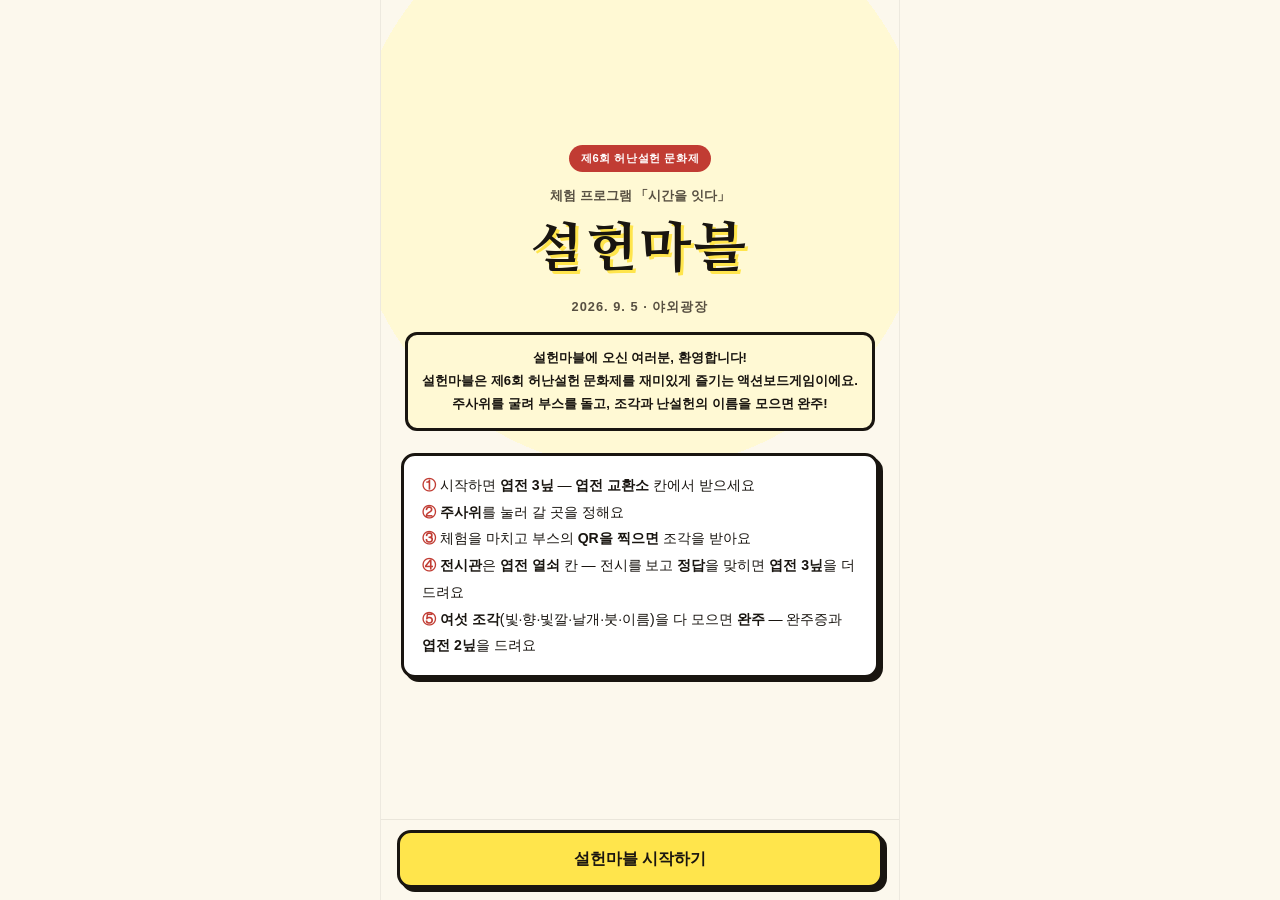
<file: index.html>
<!DOCTYPE html>
<html lang="ko">
<head>
<meta charset="UTF-8">
<meta name="robots" content="noindex, nofollow, noarchive, nosnippet">
<meta name="viewport" content="width=device-width, initial-scale=1, maximum-scale=1, user-scalable=no, viewport-fit=cover">
<meta name="theme-color" content="#FCF8ED">
<meta name="apple-mobile-web-app-capable" content="yes">
<meta name="apple-mobile-web-app-status-bar-style" content="default">
<meta name="description" content="제6회 허난설헌 문화제 체험 프로그램 「시간을 잇다」 — 설헌마블">
<title>설헌마블 · 제6회 허난설헌 문화제</title>
<link rel="manifest" href="manifest.webmanifest">
<link rel="stylesheet" href="css/style.css">
<link rel="preconnect" href="https://fonts.googleapis.com">
<link rel="preconnect" href="https://fonts.gstatic.com" crossorigin>
<link href="https://fonts.googleapis.com/css2?family=Nanum+Myeongjo:wght@400;700;800&display=swap" rel="stylesheet">
</head>
<body>

<div id="app">

  <!-- ═══════ 0. 표지 ═══════ -->
  <section class="view on" id="v-cover">
    <div class="cover">
      <span class="cover-badge" id="coverBadge">제6회 허난설헌 문화제</span>
      <div class="cover-prog" id="coverProg">체험 프로그램 「시간을 잇다」</div>
      <h1 class="cover-title" id="coverTitle">설헌마블</h1>
      <div class="cover-when" id="coverWhen">2026. 9. 5 · 야외광장</div>
      <div class="welcome">
        <b>설헌마블에 오신 여러분, 환영합니다!</b><br>
        설헌마블은 제6회 허난설헌 문화제를 재미있게 즐기는 <b>액션보드게임</b>이에요.<br>
        주사위를 굴려 부스를 돌고, 조각과 난설헌의 이름을 모으면 완주!
      </div>
      <div class="rule">
        <i>①</i> 시작하면 <b>엽전 3닢</b> — <b>엽전 교환소</b> 칸에서 받으세요<br>
        <i>②</i> <b>주사위</b>를 눌러 갈 곳을 정해요<br>
        <i>③</i> 체험을 마치고 부스의 <b>QR을 찍으면</b> 조각을 받아요<br>
        <i>④</i> <b>전시관</b>은 <b>엽전 열쇠</b> 칸 — 전시를 보고 <b>정답</b>을 맞히면 <b>엽전 3닢</b>을 더 드려요<br>
        <i>⑤</i> <b>여섯 조각</b>(빛·향·빛깔·날개·붓·이름)을 다 모으면 <b>완주</b> — 완주증과 <b>엽전 2닢</b>을 드려요
      </div>
    </div>
    <div class="foot">
      <button class="btn" id="btnStart">설헌마블 시작하기</button>
      <button class="btn ghost sm" id="btnResume" style="display:none">이어서 하기</button>
    </div>
  </section>

  <!-- ═══════ 1. 말 고르기 ═══════ -->
  <section class="view" id="v-setup">
    <div class="hdr">
      <div>
        <div class="eyebrow">설헌마블 말 고르기</div>
        <h2 class="h-title">나의 말과 이름</h2>
      </div>
    </div>
    <div class="scroll">
      <div class="card">
        <p style="font-size:.82rem;text-align:center;font-weight:800;margin:0 0 10px">
          판 위에서 나를 대신할 캐릭터를 골라 주세요.
        </p>
        <div class="pieces" id="pieceGrid"></div>
        <p class="muted" style="text-align:center;margin:10px 0 0;font-weight:700" id="charIntro"></p>
      </div>
      <div class="card">
        <p style="font-size:.82rem;text-align:center;font-weight:800;margin:0 0 10px">
          이름은 완주증과 시집첩에 쓰여요.
        </p>
        <input class="input" id="nameIn" placeholder="이름을 적어 주세요" maxlength="6" autocomplete="off">
        <div class="err" id="nameErr"></div>
      </div>
    </div>
    <div class="foot">
      <button class="btn" id="btnToBoard">판으로 가기</button>
    </div>
  </section>

  <!-- ═══════ 2. 게임판 ═══════ -->
  <section class="view" id="v-board">
    <div class="tally">
      <div class="tally-u">
        <div class="tally-av" id="tallyAv"></div>
        <span id="tallyNm">설아</span>
      </div>
      <div class="tally-r">
        <div class="tally-s coin" id="tallyCoin">🪙 0</div>
        <div class="tally-s">조각 <span id="tallyCnt">0</span> / 6</div>
      </div>
    </div>
    <div class="coin-banner" id="coinBanner" style="display:none"></div>
    <div class="scroll" style="padding:0 0 4px">
      <div class="board-wrap">
        <div class="board" id="board"></div>
      </div>
      <div class="dest" id="destCard">
        <div class="l" id="destL">가운데 주사위를 굴리세요</div>
        <div class="v" id="destV"></div>
      </div>
      <div style="padding:12px 16px 0">
        <div class="track" id="track"></div>
      </div>
    </div>
    <div class="foot">
      <button class="btn" id="btnQr" disabled>체험 완료 · QR 찍기</button>
      <button class="btn ghost sm" id="btnBook">내 시집첩 보기</button>
    </div>
  </section>

  <!-- ═══════ 3. QR 안내 / 스캐너 ═══════ -->
  <section class="view" id="v-qr">
    <div class="hdr">
      <div>
        <div class="eyebrow">조각 받기</div>
        <h2 class="h-title" id="qrTitle">부스 QR을 찍어 주세요</h2>
      </div>
    </div>
    <div class="scroll">
      <div class="qr-hero" id="qrHero">📷</div>
      <p style="text-align:center;font-size:.9rem;font-weight:700;line-height:1.8;margin:0 0 14px" id="qrGuide">
        체험을 마치면 부스에 있는 <b>QR 안내판</b>을 휴대폰 카메라로 찍어 주세요.<br>
        찍으면 이 게임판으로 돌아와 조각이 들어옵니다.
      </p>
      <div id="reader"><video id="qrVideo" playsinline muted></video></div>
      <button class="btn ghost sm" id="btnCam" style="margin-bottom:12px">QR 촬영하기</button>
      <div class="card">
        <p style="font-size:.8rem;font-weight:800;text-align:center;margin:0 0 9px">
          카메라가 안 되면, 부스 안내판의 <b>확인 글자</b>를 적어 주세요<br><span style="font-weight:700;opacity:.7">(한글 두 글자 안쪽이에요 · 예: 빛)</span>
        </p>
        <input class="input" id="codeIn" placeholder="예: 빛" maxlength="8" autocomplete="off" autocapitalize="off">
        <div class="err" id="codeErr"></div>
        <button class="btn sm" id="btnCode" style="margin-top:10px">확인</button>
      </div>
      <div class="linkbar"><a id="lnkQrBack">판으로 돌아가기</a></div>
    </div>
  </section>

  <!-- ═══════ 4. 조각 획득 ═══════ -->
  <section class="view" id="v-gain">
    <div class="gain-top" id="gainTop">
      <div class="gain-ttl" id="gainTtl"></div>
      <div class="gain-sub" id="gainSub"></div>
    </div>
    <div class="scroll">
      <div class="gain-art" id="gainArt"></div>
      <div class="track" id="gainTrack"></div>
      <div class="poem" id="gainPoem">
        <div id="gainVerse"></div>
        <div class="poem-by" id="gainBy"></div>
      </div>
      <div class="why">
        <div class="why-lbl">왜 이 조각일까요</div>
        <div id="gainWhy"></div>
      </div>
      <div class="note" id="gainNote" style="display:none"></div>
    </div>
    <div class="foot">
      <button class="btn" id="btnGainOk">판으로 돌아가기</button>
    </div>
  </section>

  <!-- ═══════ 5. 전시관 퀴즈 ═══════ -->
  <section class="view" id="v-hall">
    <div class="hdr">
      <div>
        <div class="eyebrow">🗝 엽전 열쇠 · 전시관</div>
        <h2 class="h-title">이름을 찾아 주세요</h2>
      </div>
    </div>
    <div class="scroll">
      <div class="card" style="background:#FBF3DD">
        <p style="font-size:.85rem;line-height:1.8;margin:0;text-align:center" id="quizIntro"></p>
      </div>
      <p style="text-align:center;font-size:.88rem;font-weight:800;margin:0" id="quizQ"></p>
      <div class="slots" id="slots"></div>
      <div class="err" id="quizErr"></div>
      <div class="tiles" id="qtiles"></div>
      <div class="hint" id="quizHint"></div>
      <div class="linkbar">
        <a id="lnkUndo">한 글자 지우기</a> &nbsp;·&nbsp; <a id="lnkReset">처음부터</a> &nbsp;·&nbsp; <a id="lnkHallBack">판으로 돌아가기</a>
      </div>
    </div>
    <div class="foot">
      <button class="btn" id="btnQuizOk" disabled>정답 확인</button>
    </div>
  </section>

  <!-- ═══════ 6. 시집첩 ═══════ -->
  <section class="view" id="v-book">
    <div class="hdr">
      <div>
        <div class="eyebrow">모은 조각</div>
        <h2 class="h-title" id="bookTitle">설아의 시집첩</h2>
      </div>
      <div class="tally-s" id="bookCnt">0 / 6</div>
    </div>
    <div class="scroll">
      <div id="bookList"></div>
      <div class="card" id="bookFinale" style="display:none;background:var(--yellow-lt);text-align:center">
        <div style="font-family:var(--f-serif);font-size:1.15rem;font-weight:800;line-height:1.7">
          빛 · 향 · 빛깔 · 날개 · 붓<br>그리고 <b>이름</b>
        </div>
        <p class="muted" style="margin:8px 0 0">여섯 조각이 모두 모였어요.</p>
      </div>
    </div>
    <div class="foot">
      <button class="btn" id="btnCert" style="display:none">완주증 받기</button>
      <button class="btn ghost sm" id="btnBookBack">판으로 돌아가기</button>
    </div>
  </section>

  <!-- ═══════ 7. 완주증 ═══════ -->
  <section class="view" id="v-cert">
    <div class="scroll" style="padding-top:18px">
      <div class="cert">
        <div class="cert-h">설 헌 마 블  완 주 증</div>
        <div class="cert-nm" id="certNm">설아</div>
        <div class="muted" style="font-weight:700" id="certChar">설아 말</div>
        <div class="cert-bd">
          위 어린이는 제6회 허난설헌 문화제<br>
          체험 프로그램 「시간을 잇다」에서<br>
          <b>빛 · 향 · 빛깔 · 날개 · 붓</b>을 모으고<br>
          전시관에서 <b>난설헌</b>이라는 이름을 찾았기에<br>
          이 증서를 드립니다.
        </div>
        <div class="muted" style="margin-top:12px;font-weight:700" id="certDate"></div>
        <div class="cert-code" id="certCode"></div>
      </div>
      <p class="muted" id="certMsg" style="text-align:center;margin-top:14px;font-size:.92rem;line-height:1.85">
        🎉 <b>설헌마블을 완주하셨군요! 축하드립니다.</b><br>
        이 화면을 <b>엽전 교환소</b>에 보여 주세요.
      </p>
      <div class="card" id="certStamp" style="display:none;background:var(--yellow-lt);text-align:center;font-weight:800"></div>
    </div>
    <div class="foot" id="certDoneWrap">
      <p class="warn">⚠ 아래 버튼은 <b>운영진 전용</b>입니다. 참가자는 누르지 마세요.</p>
      <button class="btn ghost sm" id="btnCertDone">완주 확인 (운영진)</button>
    </div>
  </section>

  <!-- ═══════ 8. 엽전 수령 (시작·전시관 정답 공용) ═══════ -->
  <section class="view" id="v-coin">
    <div class="scroll" style="padding-top:22px">
      <div class="coin-art">🪙</div>
      <h2 class="h-title" style="text-align:center;margin:0 0 4px" id="coinTtl">엽전 <b>3닢</b>을 받으세요</h2>
      <p class="muted" style="text-align:center;font-weight:800;margin:0 0 14px" id="coinWhy"></p>
      <div class="card" style="background:var(--yellow-lt);text-align:center">
        <p style="font-size:.92rem;line-height:1.85;font-weight:700;margin:0">
          <b>엽전 교환소</b>에 가셔서<br>
          <b>이 화면을 그대로 보여 주세요.</b><br>
          운영진이 확인하고 엽전을 드립니다.
        </p>
      </div>
      <div class="linkbar"><a id="lnkCoinLater">나중에 받을게요 · 판으로 돌아가기</a></div>
    </div>
    <div class="foot">
      <p class="warn">⚠ 아래 버튼은 <b>운영진 전용</b>입니다. 참가자는 누르지 마세요.</p>
      <button class="btn ghost sm" id="btnCoinTake">엽전 수령 확인 (운영진)</button>
    </div>
  </section>

  <!-- ═══════ 9. 안내 칸 (뻥이요 · 얼음 음료 · 푸드트럭) ═══════ -->
  <section class="view" id="v-notice">
    <div class="scroll" style="padding-top:26px">
      <div class="coin-art" id="noticeArt">🍿</div>
      <h2 class="h-title" style="text-align:center;margin:0 0 12px">안내</h2>
      <div class="card" style="background:var(--yellow-lt);text-align:center">
        <div style="font-family:var(--f-serif);font-size:1.1rem;font-weight:800;margin-bottom:8px" id="noticeTtl"></div>
        <p style="font-size:.92rem;line-height:1.85;font-weight:700;margin:0" id="noticeBody"></p>
        <p class="muted" style="margin:10px 0 0" id="noticeFoot"></p>
      </div>
    </div>
    <div class="foot">
      <button class="btn" id="btnNoticeGo" style="display:none">정답 입력하기</button>
      <button class="btn" id="btnNoticeOk">확인</button>
    </div>
  </section>

</div>

<div class="toast" id="toast"></div>

<script src="vendor/jsqr.js"></script>
<script src="js/data.js"></script>
<script src="js/app.js"></script>
</body>
</html>
</file>
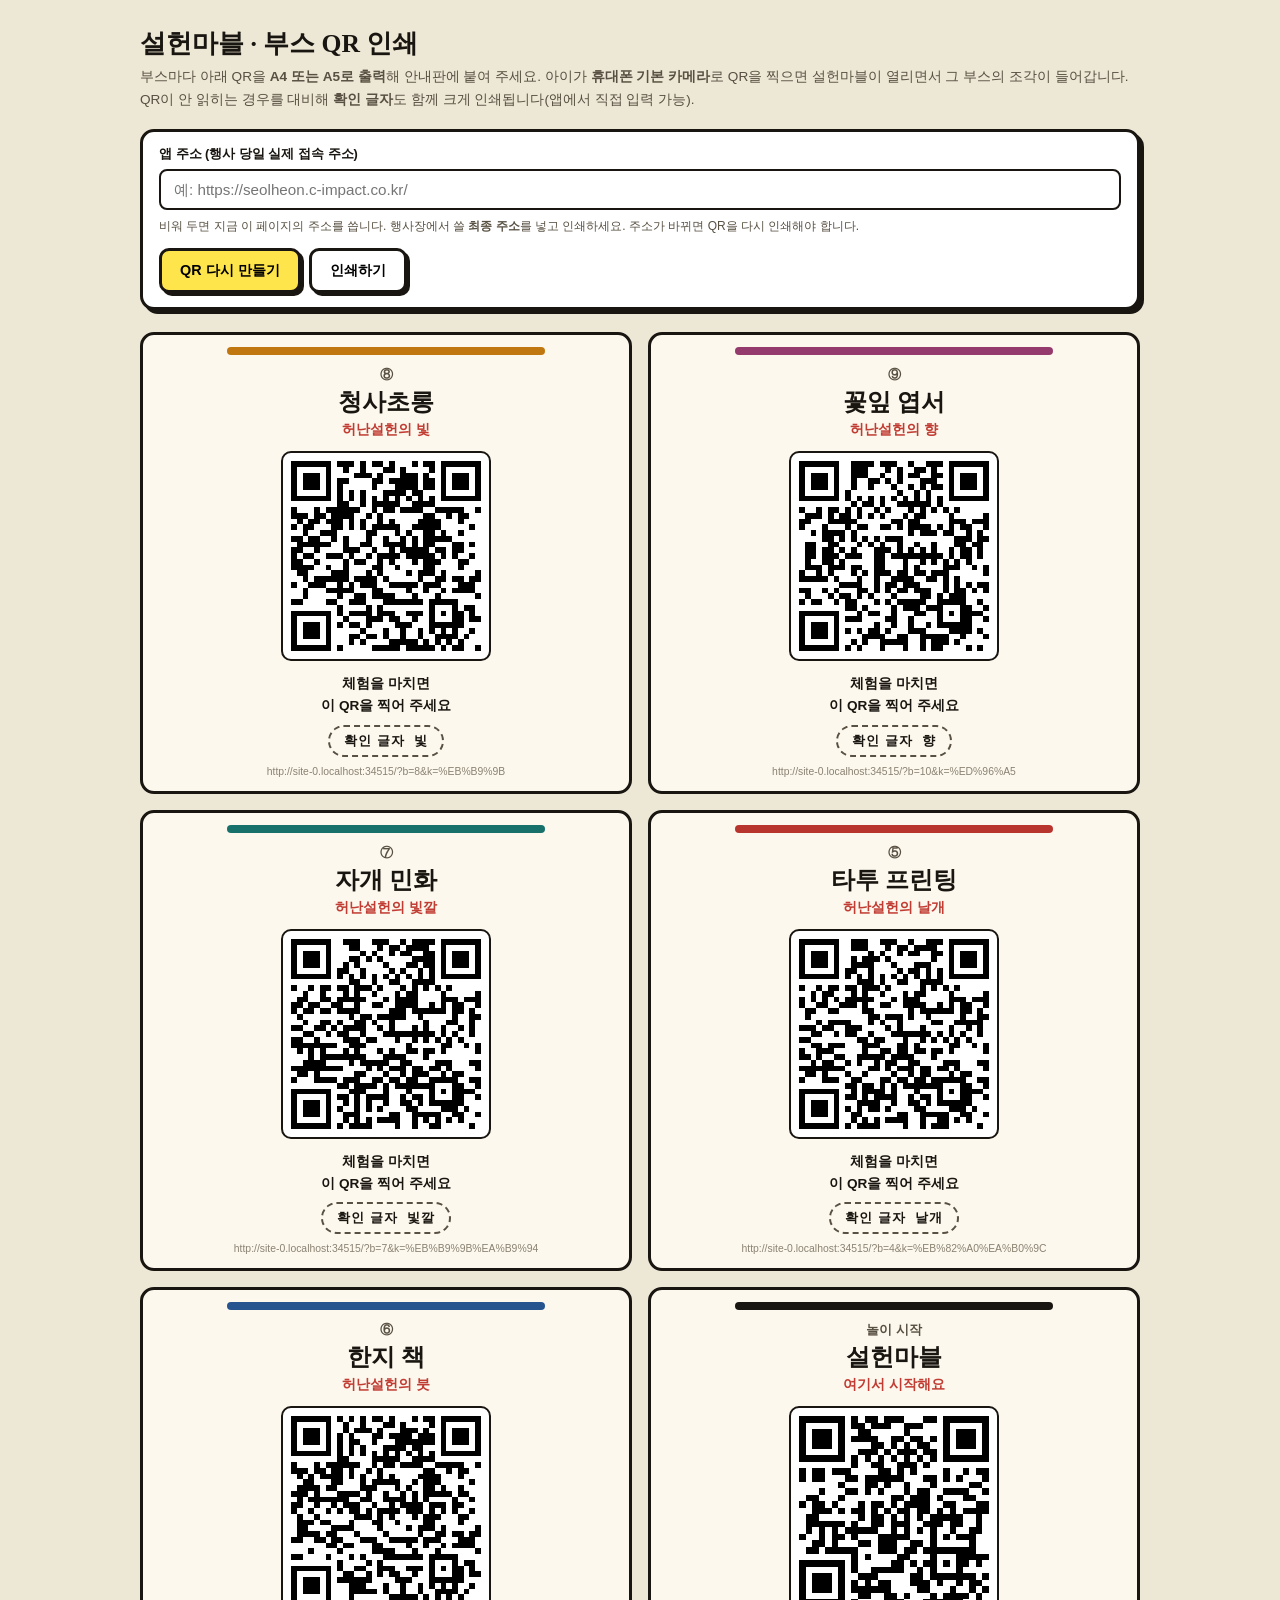
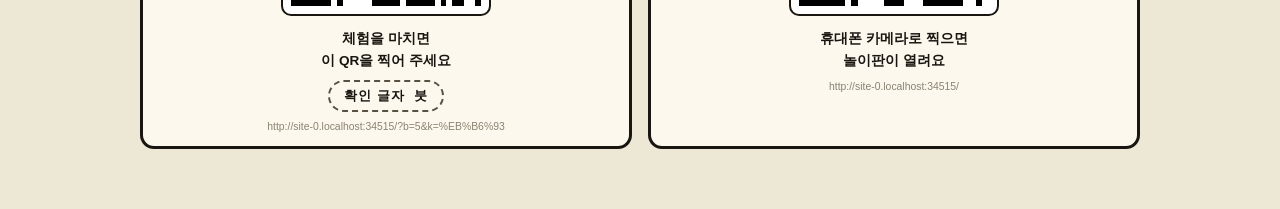
<file: admin.html>
<!DOCTYPE html>
<html lang="ko">
<head>
<meta charset="UTF-8">
<meta name="robots" content="noindex, nofollow, noarchive, nosnippet">
<meta name="viewport" content="width=device-width, initial-scale=1">
<title>설헌마블 · 부스 QR 인쇄 (운영자용)</title>
<style>
  :root{
    --ink:#191510; --paper:#FCF8ED; --seal:#C13C33; --yellow:#FFE54C;
    --f-serif:"Nanum Myeongjo","Noto Serif KR",Batang,serif;
  }
  *{box-sizing:border-box}
  body{
    margin:0; padding:26px 20px 60px; background:#EDE7D6; color:var(--ink);
    font-family:"Pretendard","Malgun Gothic",sans-serif;
  }
  .wrap{max-width:1000px; margin:0 auto}
  h1{font-family:var(--f-serif); font-size:1.6rem; margin:0 0 4px}
  .sub{font-size:.85rem; color:#585042; line-height:1.7; margin-bottom:18px}
  .bar{
    background:#fff; border:3px solid var(--ink); border-radius:14px; padding:14px 16px;
    box-shadow:4px 4px 0 var(--ink); margin-bottom:22px;
  }
  .bar label{display:block; font-size:.8rem; font-weight:800; margin-bottom:6px}
  .bar input{
    width:100%; padding:10px 13px; border:2px solid var(--ink); border-radius:8px;
    font-size:.95rem; font-family:inherit;
  }
  .bar .hint{font-size:.75rem; color:#585042; margin-top:7px; line-height:1.6}
  .btns{margin-top:12px; display:flex; gap:8px; flex-wrap:wrap}
  button{
    padding:10px 18px; border:3px solid var(--ink); border-radius:10px; background:var(--yellow);
    font-weight:800; font-size:.9rem; cursor:pointer; font-family:inherit; box-shadow:3px 3px 0 var(--ink);
  }
  button.ghost{background:#fff}
  button:active{transform:translate(2px,2px); box-shadow:1px 1px 0 var(--ink)}

  .sheet{display:grid; grid-template-columns:repeat(2,1fr); gap:16px}
  .qcard{
    background:var(--paper); border:3px solid var(--ink); border-radius:14px;
    padding:18px 16px 14px; text-align:center; page-break-inside:avoid; break-inside:avoid;
  }
  .qband{height:8px; border-radius:99px; margin:-6px auto 12px; width:70%}
  .qno{font-size:.8rem; font-weight:800; color:#585042}
  .qnm{font-family:var(--f-serif); font-size:1.5rem; font-weight:800; margin:2px 0 2px}
  .qgain{font-size:.9rem; font-weight:800; color:var(--seal); margin-bottom:12px}
  .qimg{width:210px; height:210px; margin:0 auto; background:#fff; padding:8px; border:2px solid var(--ink); border-radius:10px}
  .qimg img, .qimg canvas{width:100%; height:100%; display:block; image-rendering:pixelated}
  .qguide{font-size:.85rem; font-weight:800; margin-top:12px; line-height:1.6}
  .qcode{
    display:inline-block; margin-top:8px; padding:5px 14px; border:2px dashed #585042; border-radius:99px;
    font-size:.82rem; font-weight:800; letter-spacing:.08em;
  }
  .qurl{font-size:.65rem; color:#8a8272; margin-top:9px; word-break:break-all}

  @media print{
    body{background:#fff; padding:0}
    .bar,.sub,h1,.noprint{display:none !important}
    .sheet{grid-template-columns:repeat(2,1fr); gap:10px}
    .qcard{border-width:2px}
  }
</style>
</head>
<body>
<div class="wrap">
  <h1>설헌마블 · 부스 QR 인쇄</h1>
  <div class="sub">
    부스마다 아래 QR을 <b>A4 또는 A5로 출력</b>해 안내판에 붙여 주세요.
    아이가 <b>휴대폰 기본 카메라</b>로 QR을 찍으면 설헌마블이 열리면서 그 부스의 조각이 들어갑니다.<br>
    QR이 안 읽히는 경우를 대비해 <b>확인 글자</b>도 함께 크게 인쇄됩니다(앱에서 직접 입력 가능).
  </div>

  <div class="bar noprint">
    <label for="base">앱 주소 (행사 당일 실제 접속 주소)</label>
    <input id="base" placeholder="예: https://seolheon.c-impact.co.kr/">
    <div class="hint">
      비워 두면 지금 이 페이지의 주소를 씁니다. 행사장에서 쓸 <b>최종 주소</b>를 넣고 인쇄하세요.
      주소가 바뀌면 QR을 다시 인쇄해야 합니다.
    </div>
    <div class="btns">
      <button id="apply">QR 다시 만들기</button>
      <button class="ghost" id="print">인쇄하기</button>
    </div>
  </div>

  <div class="sheet" id="sheet"></div>
</div>

<script src="vendor/qrcode.js"></script>
<script src="js/data.js"></script>
<script>
(function(){
  function baseUrl(){
    var v = document.getElementById('base').value.trim();
    if(!v){
      v = location.origin + location.pathname.replace(/admin\.html$/, '');
    }
    if(v.indexOf('?') === -1 && v.slice(-1) !== '/' && !/\.html$/.test(v)) v += '/';
    return v;
  }
  function qrImg(text){
    var q = qrcode(0, 'M');
    q.addData(text);
    q.make();
    return q.createImgTag(6, 0);
  }
  function render(){
    var base = baseUrl();
    var sheet = document.getElementById('sheet');
    sheet.innerHTML = '';

    SM.STAMP_ORDER.filter(function(i){ return SM.BOOTH_KEYS[i]; }).forEach(function(i){
      var c = SM.CELLS[i];
      var key = SM.BOOTH_KEYS[i];
      var url = base + (base.indexOf('?') === -1 ? '?' : '&') + 'b=' + i + '&k=' + encodeURIComponent(key);
      var d = document.createElement('div');
      d.className = 'qcard';
      d.innerHTML =
        '<div class="qband" style="background:' + c.color + '"></div>' +
        '<div class="qno">' + (c.no || '체험') + '</div>' +
        '<div class="qnm">' + c.name + '</div>' +
        '<div class="qgain">' + c.gain + '</div>' +
        '<div class="qimg">' + qrImg(url) + '</div>' +
        '<div class="qguide">체험을 마치면<br>이 QR을 찍어 주세요</div>' +
        '<div class="qcode">확인 글자 &nbsp;' + key + '</div>' +
        '<div class="qurl">' + url + '</div>';
      sheet.appendChild(d);
    });

    // 시작 안내 QR
    var s = document.createElement('div');
    s.className = 'qcard';
    s.innerHTML =
      '<div class="qband" style="background:#191510"></div>' +
      '<div class="qno">놀이 시작</div>' +
      '<div class="qnm">설헌마블</div>' +
      '<div class="qgain">여기서 시작해요</div>' +
      '<div class="qimg">' + qrImg(base) + '</div>' +
      '<div class="qguide">휴대폰 카메라로 찍으면<br>놀이판이 열려요</div>' +
      '<div class="qurl">' + base + '</div>';
    sheet.appendChild(s);
  }

  document.getElementById('apply').addEventListener('click', render);
  document.getElementById('print').addEventListener('click', function(){ window.print(); });
  render();
})();
</script>
</body>
</html>
</file>
<file: css/style.css>
/* 설헌마블 웹앱 — 모바일 전용 스타일
   디자인 시안 v5의 단청 팔레트 / 먹선 플랫 스타일 계승 */

:root{
  --f-gothic:"Pretendard","Apple SD Gothic Neo","Malgun Gothic",-apple-system,BlinkMacSystemFont,sans-serif;
  --f-serif:"Nanum Myeongjo","Noto Serif KR","AppleMyungjo",Batang,serif;

  --yellow:#FFE54C; --yellow-lt:#FFF9D4;
  --paper:#FCF8ED; --paper-dk:#F2EBD9;
  --ink:#191510; --ink-lt:#585042;
  --seal:#C13C33; --gold:#E5A93B;
  --c-etc:#6B5D48;

  --flat:4px 4px 0 var(--ink);
  --flat-sm:3px 3px 0 var(--ink);
  --bd:3px solid var(--ink);
  --safe-b:env(safe-area-inset-bottom,0px);
}

*{box-sizing:border-box;-webkit-tap-highlight-color:transparent}
html,body{margin:0;padding:0;height:100%}
body{
  font-family:var(--f-gothic);
  background:var(--paper);
  color:var(--ink);
  font-size:16px; line-height:1.5;
  overscroll-behavior:none;
  word-break:keep-all; overflow-wrap:break-word;
  -webkit-user-select:none;user-select:none;
}
button,input{font-family:inherit;font-size:inherit;color:inherit}
b{font-weight:800}

/* ---------- 화면 뼈대 ---------- */
#app{
  position:fixed; inset:0;
  display:flex; flex-direction:column;
  max-width:520px; margin:0 auto;
  background:var(--paper);
  border-left:1px solid rgba(0,0,0,.06); border-right:1px solid rgba(0,0,0,.06);
}
.view{display:none; flex:1; min-height:0; flex-direction:column}
.view.on{display:flex}
.scroll{flex:1; min-height:0; overflow-y:auto; -webkit-overflow-scrolling:touch; padding:14px 16px 4px}
.foot{padding:10px 16px calc(12px + var(--safe-b)); background:var(--paper); border-top:1px solid rgba(25,21,16,.08)}

/* ---------- 공통 부품 ---------- */
.hdr{padding:14px 16px 6px; display:flex; align-items:flex-end; justify-content:space-between; gap:8px}
.eyebrow{font-size:.7rem; font-weight:800; letter-spacing:.12em; color:var(--ink-lt)}
.h-title{font-family:var(--f-serif); font-size:1.35rem; font-weight:800; margin:2px 0 0}

.card{
  background:#fff; border:var(--bd); border-radius:14px;
  box-shadow:var(--flat-sm); padding:14px 16px; margin-bottom:12px;
}
.btn{
  width:100%; display:block; padding:15px 12px;
  background:var(--yellow); border:var(--bd); border-radius:14px;
  box-shadow:var(--flat); font-size:1.02rem; font-weight:800;
  cursor:pointer; transition:transform .08s, box-shadow .08s;
}
.btn:active{transform:translate(3px,3px); box-shadow:1px 1px 0 var(--ink)}
.btn:disabled{background:var(--paper-dk); color:#9a927f; box-shadow:var(--flat-sm); cursor:default}
.btn:disabled:active{transform:none; box-shadow:var(--flat-sm)}
.btn.ghost{background:#fff}
.btn.sm{padding:11px; font-size:.9rem; box-shadow:var(--flat-sm)}
.btn+.btn{margin-top:8px}
.err{color:var(--seal); font-size:.78rem; font-weight:700; min-height:1.1em; margin-top:6px; text-align:center}
.muted{color:var(--ink-lt); font-size:.78rem; line-height:1.6}

/* ---------- 0. 표지 ---------- */
.cover{
  flex:1; display:flex; flex-direction:column; justify-content:center; align-items:center;
  text-align:center; padding:24px 20px calc(20px + var(--safe-b));
  background:
    radial-gradient(circle at 50% 22%, var(--yellow-lt) 0 42%, transparent 42%),
    var(--paper);
  overflow-y:auto;
}
.cover-badge{
  display:inline-block; background:var(--seal); color:#fff; font-size:.7rem; font-weight:800;
  padding:5px 12px; border-radius:99px; letter-spacing:.05em;
}
.cover-prog{font-size:.82rem; font-weight:700; color:var(--ink-lt); margin-top:14px}
.cover-title{
  font-family:var(--f-serif); font-size:3.4rem; font-weight:800; letter-spacing:.06em;
  margin:4px 0 6px; text-shadow:3px 3px 0 var(--yellow);
}
.cover-when{font-size:.8rem; font-weight:700; letter-spacing:.08em; color:var(--ink-lt)}
.rule{
  word-break:keep-all;
  margin:22px 0 0; text-align:left; background:#fff; border:var(--bd); border-radius:14px;
  box-shadow:var(--flat); padding:16px 18px; font-size:.88rem; line-height:1.9; width:100%;
}
.rule i{font-style:normal; color:var(--seal); font-weight:800}
.welcome{
  margin-top:16px; padding:12px 14px; border:var(--bd); border-radius:12px;
  background:var(--yellow-lt); font-size:.82rem; line-height:1.75;
  font-weight:700; text-align:center; word-break:keep-all;
}

/* ---------- 1. 말 고르기 ---------- */
.pieces{display:grid; grid-template-columns:1fr 1fr; gap:10px}
.piece{
  background:var(--paper); border:var(--bd); border-radius:14px; padding:10px 6px 8px;
  box-shadow:var(--flat-sm); cursor:pointer; text-align:center; transition:.12s;
}
.piece.sel{background:var(--yellow); transform:translate(-1px,-1px); box-shadow:5px 5px 0 var(--ink)}
.piece-av{
  width:74px; height:74px; margin:0 auto 6px; border-radius:50%;
  background:#fff center/contain no-repeat; border:2px solid var(--ink);
}
.piece-nm{font-family:var(--f-serif); font-size:1.05rem; font-weight:800}
.piece-gd{font-size:.68rem; color:var(--ink-lt); font-weight:700}
.input{
  width:100%; padding:13px 16px; border:var(--bd); border-radius:99px;
  background:var(--paper); font-size:1rem; font-weight:700; text-align:center; outline:none;
}
.input:focus{background:var(--yellow-lt)}

/* ---------- 2. 게임판 ---------- */
.tally{
  display:flex; align-items:center; justify-content:space-between; gap:8px;
  padding:8px 16px; background:var(--ink); color:var(--paper);
}
.tally-u{display:flex; align-items:center; gap:8px; font-weight:800; font-size:.92rem}
.tally-av{width:30px; height:30px; border-radius:50%; background:#fff center/contain no-repeat; border:2px solid var(--yellow)}
.tally-s{font-size:.8rem; font-weight:800; background:var(--yellow); color:var(--ink); padding:4px 10px; border-radius:99px}
.tally-r{display:flex; align-items:center; gap:6px}
.tally-s.coin{background:linear-gradient(140deg,#FFF8DE,#E5BE5B); border:1.5px solid #C9A227}
.coin-banner{
  padding:9px 16px; background:var(--yellow); color:var(--ink);
  font-size:.78rem; font-weight:800; text-align:center; line-height:1.5;
  border-bottom:2px solid var(--ink); cursor:pointer; word-break:keep-all;
}
.coin-art{
  width:110px; height:110px; margin:0 auto 14px; border:var(--bd); border-radius:50%;
  background:linear-gradient(155deg,#FFF8DE,#E5BE5B);
  display:flex; align-items:center; justify-content:center;
  font-size:3.1rem; box-shadow:var(--flat-sm);
}

.board-wrap{padding:12px 12px 0}
.board{
  position:relative; display:grid;
  grid-template-columns:repeat(4,1fr); grid-template-rows:repeat(4,1fr);
  gap:5px; aspect-ratio:1/1; width:100%;
  background:var(--ink); border:var(--bd); border-radius:16px; padding:5px;
}
.tile{
  position:relative; background:var(--paper); border-radius:8px; overflow:hidden;
  display:flex; flex-direction:column; align-items:center; justify-content:center;
  text-align:center; padding:3px 2px; min-width:0;
}
.tile-band{position:absolute; top:0; left:0; right:0; height:5px}
.tile-nm{font-size:.62rem; font-weight:800; line-height:1.15; word-break:keep-all}
.tile-sub{font-size:.5rem; color:var(--ink-lt); font-weight:700; margin-top:1px}
.tile-no{font-size:.55rem; font-weight:800; color:var(--ink-lt)}
.tile.corner{background:var(--paper-dk)}
.tile.start{background:var(--yellow)}
/* 전시관 = 「엽전 열쇠」 칸 — 부루마블 황금열쇠 자리 */
.tile.goal, .tile.goal.got{
  background:linear-gradient(155deg,#FFF8DE 0%,#F6DE9E 52%,#E5BE5B 100%);
  box-shadow:inset 0 0 0 2px #C9A227;
}
.tile.goal .tile-sub{color:#6E4E06; font-weight:800; font-size:.47rem}
.tile.goal .tile-seal{background:#C9A227; color:#3A2A00}
.tile.dest{outline:3px solid var(--seal); outline-offset:-3px; animation:pulse 1s infinite}
@keyframes pulse{50%{background:var(--yellow-lt)}}
.tile-seal{
  position:absolute; right:3px; bottom:3px; width:17px; height:17px; border-radius:3px;
  background:var(--seal); color:#fff; font-family:var(--f-serif); font-size:.6rem; font-weight:800;
  display:flex; align-items:center; justify-content:center; opacity:0; transform:scale(.5); transition:.25s;
}
.tile.got .tile-seal{opacity:1; transform:scale(1) rotate(-8deg)}
.tile.got{background:#fff}

.center{
  grid-area:2/2/4/4; background:var(--paper); border-radius:10px;
  display:flex; flex-direction:column; align-items:center; justify-content:center; gap:4px;
}
.center-lbl{font-size:.62rem; font-weight:800; color:var(--ink-lt); letter-spacing:.06em}
.center-cap{font-size:.66rem; font-weight:800; color:var(--seal)}
.dice{
  width:60px; height:60px; border:var(--bd); border-radius:12px; background:#fff;
  box-shadow:var(--flat-sm); display:grid; grid-template-columns:repeat(3,1fr); grid-template-rows:repeat(3,1fr);
  padding:7px; cursor:pointer;
}
.dice.roll{animation:shake .5s linear infinite}
@keyframes shake{
  0%{transform:rotate(0) translateY(0)} 25%{transform:rotate(-12deg) translateY(-5px)}
  50%{transform:rotate(0) translateY(0)} 75%{transform:rotate(12deg) translateY(-5px)} 100%{transform:rotate(0)}
}
.pip{width:9px; height:9px; border-radius:50%; background:var(--ink); align-self:center; justify-self:center}
.pip.red{background:var(--seal)}

.token{
  position:absolute; width:32px; height:32px; border-radius:50%;
  background:#fff center/contain no-repeat; border:2.5px solid var(--ink);
  box-shadow:0 3px 6px rgba(0,0,0,.3); z-index:5;
  transition:left .28s cubic-bezier(.34,1.4,.64,1), top .28s cubic-bezier(.34,1.4,.64,1);
  pointer-events:none;
}

.dest{
  margin:12px 16px 0; padding:11px 14px; border:var(--bd); border-radius:12px;
  background:var(--yellow-lt); box-shadow:var(--flat-sm); text-align:center;
}
.dest .l{font-size:.72rem; font-weight:800; color:var(--ink-lt)}
.dest .v{font-family:var(--f-serif); font-size:1.25rem; font-weight:800; margin-top:1px}
.dest.go{background:var(--yellow)}

/* 조각 트랙 */
.track{display:flex; gap:5px; justify-content:center; flex-wrap:wrap; margin:2px 0 10px}
.chip{
  min-width:44px; padding:5px 8px; border:2px solid var(--ink); border-radius:99px;
  font-size:.68rem; font-weight:800; text-align:center; background:var(--paper-dk); color:#9a927f;
}
.chip.on{background:var(--seal); color:#fff}
.chip.on.last{background:var(--ink)}

/* ---------- 획득 화면 ---------- */
.gain-top{padding:16px 16px 0; text-align:center}
.gain-ttl{font-family:var(--f-serif); font-size:1.5rem; font-weight:800; line-height:1.3}
.gain-sub{font-size:.75rem; font-weight:700; color:var(--ink-lt); margin-top:4px}
.gain-art{
  width:118px; height:118px; margin:14px auto 12px; border-radius:50%;
  border:var(--bd); box-shadow:var(--flat); display:flex; align-items:center; justify-content:center;
  font-size:3.2rem; background:#fff;
}
.poem{
  font-family:var(--f-serif); font-size:1rem; line-height:2; text-align:center;
  padding:14px 12px; border-top:2px solid var(--ink); border-bottom:2px solid var(--ink); background:#fff;
}
.poem-by{font-family:var(--f-gothic); font-size:.72rem; font-weight:700; color:var(--ink-lt); margin-top:8px}
.why{font-size:.87rem; line-height:1.85; margin-top:14px}
.why-lbl{font-size:.68rem; font-weight:800; letter-spacing:.1em; color:var(--seal); margin-bottom:5px}
.note{
  margin-top:12px; padding:9px 11px; border:1px dashed var(--ink-lt); border-radius:8px;
  font-size:.7rem; line-height:1.6; color:var(--ink-lt); background:var(--paper-dk);
}

/* ---------- 전시관 퀴즈 ---------- */
.slots{display:flex; gap:10px; justify-content:center; margin:16px 0 4px}
.slot{
  width:62px; height:70px; border:var(--bd); border-radius:12px; background:#fff;
  display:flex; align-items:center; justify-content:center;
  font-family:var(--f-serif); font-size:2rem; font-weight:800; box-shadow:var(--flat-sm);
}
.slot.empty{background:var(--paper-dk); color:#c9c0aa}
.slot.ok{background:var(--yellow)}
.tiles{display:grid; grid-template-columns:repeat(3,1fr); gap:9px; margin-top:14px}
.qtile{
  padding:16px 0; border:var(--bd); border-radius:12px; background:#fff; box-shadow:var(--flat-sm);
  font-family:var(--f-serif); font-size:1.5rem; font-weight:800; cursor:pointer;
}
.qtile:active{transform:translate(2px,2px); box-shadow:1px 1px 0 var(--ink)}
.qtile.used{background:var(--paper-dk); color:#c9c0aa; box-shadow:none}
.hint{
  margin-top:12px; padding:10px 12px; border-radius:10px; background:var(--yellow-lt);
  border:2px solid var(--ink); font-size:.8rem; font-weight:700; line-height:1.6; display:none;
}
.hint.on{display:block}
.hanja{font-family:var(--f-serif); font-size:2.1rem; font-weight:800; text-align:center; letter-spacing:.08em}

/* ---------- 시집첩 / 완주증 ---------- */
.book-item{
  display:flex; gap:11px; align-items:center; padding:11px 12px; border:var(--bd);
  border-radius:12px; background:#fff; margin-bottom:9px; box-shadow:var(--flat-sm);
}
.book-item.locked{background:var(--paper-dk); box-shadow:none; border-style:dashed; opacity:.72}
.book-ic{
  width:42px; height:42px; flex:none; border-radius:50%; border:2px solid var(--ink);
  display:flex; align-items:center; justify-content:center; font-size:1.3rem; background:var(--paper);
}
.book-tx{min-width:0}
.book-nm{font-family:var(--f-serif); font-size:1rem; font-weight:800}
.book-ds{font-size:.72rem; color:var(--ink-lt); font-weight:700}

.cert{
  border:5px double var(--ink); border-radius:6px; background:var(--paper);
  padding:22px 18px; text-align:center; position:relative;
}
.cert-h{font-size:.7rem; font-weight:800; letter-spacing:.2em; color:var(--ink-lt)}
.cert-nm{font-family:var(--f-serif); font-size:2rem; font-weight:800; margin:8px 0 2px}
.cert-bd{font-size:.85rem; line-height:1.9; margin-top:12px}
.notice{
  margin:12px 0 0; padding:12px 14px; border:1.5px dashed var(--seal); border-radius:10px;
  background:rgba(150,40,40,.05); color:var(--seal);
  font-size:.78rem; line-height:1.7; font-weight:700; text-align:center;
}
.warn{
  margin:0 0 8px; font-size:.72rem; font-weight:800; line-height:1.5;
  text-align:center; color:var(--seal);
}
.cert-code{margin-top:14px; font-size:.72rem; font-weight:800; letter-spacing:.16em; color:var(--ink-lt)}

/* ---------- QR 안내 / 토스트 ---------- */
.qr-hero{
  width:150px; height:150px; margin:6px auto 14px; border:var(--bd); border-radius:18px;
  background:#fff; box-shadow:var(--flat); display:flex; align-items:center; justify-content:center; font-size:4rem;
}
#reader{width:100%; border:var(--bd); border-radius:14px; overflow:hidden; background:#000; display:none}
#reader.on{display:block}
#reader video{width:100%; display:block}
.toast{
  position:fixed; left:50%; bottom:calc(22px + var(--safe-b)); transform:translateX(-50%) translateY(20px);
  background:var(--ink); color:var(--paper); padding:11px 18px; border-radius:99px;
  font-size:.82rem; font-weight:700; opacity:0; transition:.25s; pointer-events:none; z-index:99;
  max-width:88%; text-align:center;
}
.toast.on{opacity:1; transform:translateX(-50%) translateY(0)}

.linkbar{text-align:center; margin-top:14px}
.linkbar a{color:var(--ink-lt); font-size:.74rem; font-weight:700; text-decoration:underline; cursor:pointer}

@media (max-height:680px){
  .cover-title{font-size:2.7rem}
  .rule{margin-top:14px; padding:12px 14px; font-size:.82rem; line-height:1.75}
  .piece-av{width:60px;height:60px}
}
</file>
